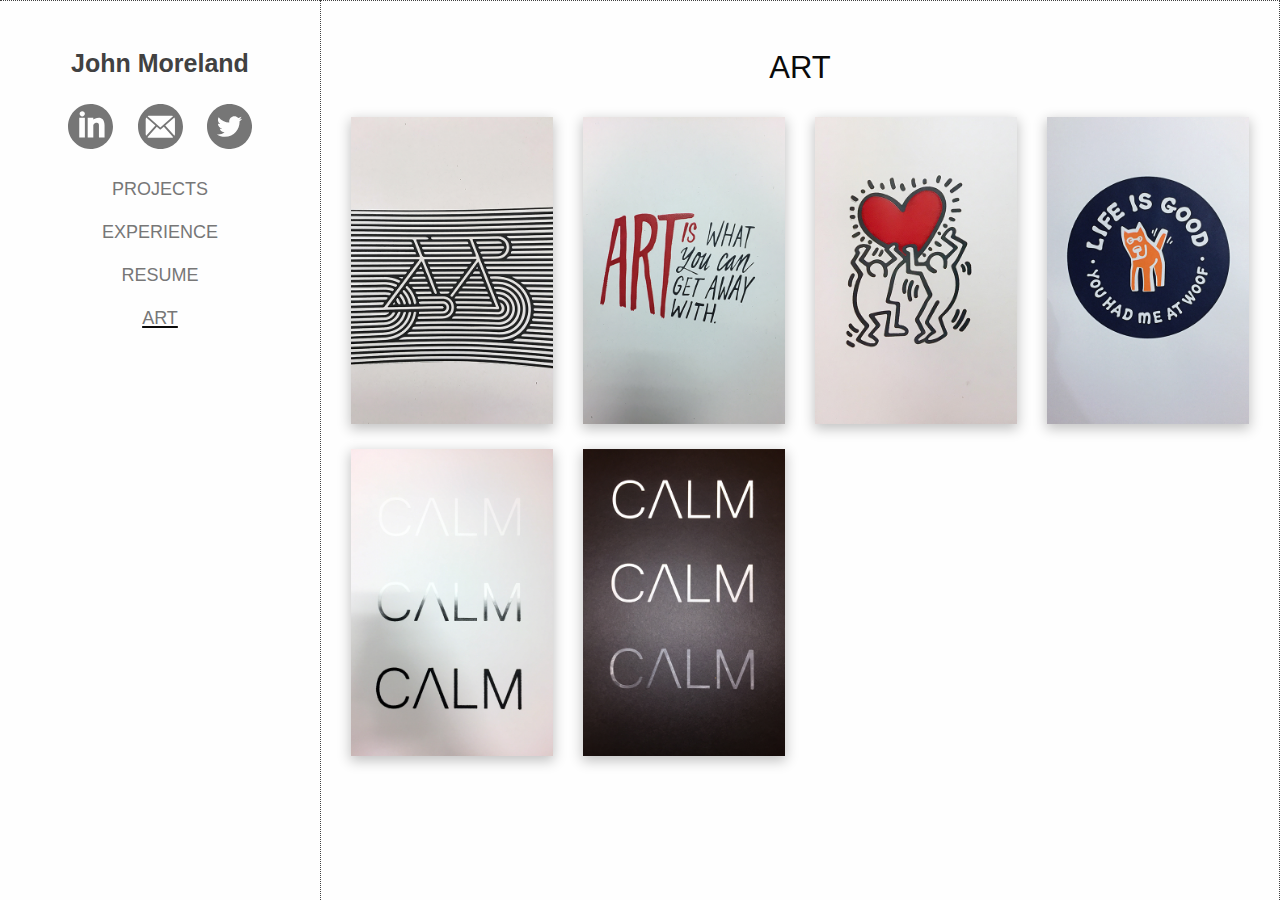
<file: art.html>
<!DOCTYPE html>
<html lang="en">
<head>
	<meta charset="UTF-8">

	<!-- If IE use the latest rendering engine -->
	<meta http-equiv="X-UA-Compatible" content="IE=edge">

	<!-- Set the page to the width of the device and set the zoom level -->
	<meta name="viewport" content="width = device-width, initial-scale = 1">
    <link rel="stylesheet" href="css/foundation.css" />
    <link rel="stylesheet" href="css/app.css" />

	<title>John Moreland</title>
</head>

<body>

<section id="wrapper row">
 	<!-- LEFT BAR -->
	<div id="leftbar" class="column small-12 large-3 text-center" >
		<div id="leftbar-content" class="row small-up-1 text-center">

			<!-- NAME -->
			<div id="name" class="column">
				<h4> <strong>John Moreland</strong></h4>
			</div>


			<!-- SOCIAL ICONS -->
			<div id="social" class="column">
				<a target="_blank" href="http://www.linkedin.com/in/jmore" >
					<img src="./img/social/linkedin.svg" class="social-ico">
				</a>
				<a target="_blank" href="mailto:jmoreland@outlook.com" >
					<img src="./img/social/mail.svg" class="social-ico">
				</a>
				<a target="_blank" href="https://twitter.com/john_moreland" >
					<img src="./img/social/twitter.svg" class="social-ico">
				</a>
			</div>

			<!-- NAVIGATION -->
			<div id="nav" class="column">
				<ul class=" menu vertical small-centered text-center navlist">
					<li class=""><a href='index.html' >	
						<h4 id="navtext">projects</h4></a></li>
					<li class=""><a href='experience.html'>			<h4 id="navtext">experience</h4></a></li>
					<li class=""><a target="_blank" href='resume.pdf'><h4 id="navtext">resume</h4></a></li>
					<li class="current"><a href=''>		
						<h4 id="navtext">art</h4></a></li>
				</ul>
			</div>

			<!-- PHOTO -->
			<div class="column small-hidden">
			</div>


		</div>
	</div> <!-- END of LEFT BAR-->

	<!-- CONTENT -->
	<div id="content" class="column small-12 large-9" >

		<!-- TITLE -->
		<div class="title row small-up-1">
			<div class="column text-center">
				<h3> ART </h3>
			</div>
		</div>

		<div class="row small-up-2 medium-up-4" data-equalizer data-equalize-by-row="true">

			<!-- BIKE -->
			<div class="column" data-equalizer-watch>
				<a >
					<div class="card">
						<img src="./img/screenprint/bike.jpg">
						<div class="card-section">
							<!-- <h5 class="text-center project-title"> </h5> -->
						</div>
					</div>
				</a>
			</div>

			<!-- ART -->
			<div class="column" data-equalizer-watch>
				<a >
					<div class="card">
						<img src="./img/screenprint/art.jpg">
						<div class="card-section">
							<!-- <h5 class="text-center project-title"> </h5> -->
						</div>
					</div>
				</a>
			</div>

			<!-- KEITH HARING -->
			<div class="column" data-equalizer-watch>
				<a >
					<div class="card">
						<img src="./img/screenprint/keithharing.jpg">
						<div class="card-section">
							<!-- <h5 class="text-center project-title"> </h5> -->
						</div>
					</div>
				</a>
			</div>

			<!-- LIFE IS GOOD -->
			<div class="column" data-equalizer-watch>
				<a >
					<div class="card">
						<img src="./img/screenprint/lifeisgood.jpg">
						<div class="card-section">
							<!-- <h5 class="text-center project-title"> </h5> -->
						</div>
					</div>
				</a>
			</div>

			<!-- CALM ON WHITE -->
			<div class="column" data-equalizer-watch>
				<a >
					<div class="card">
						<img src="./img/screenprint/calmonwhite.jpg">
						<div class="card-section">
							<!-- <h5 class="text-center project-title"> </h5> -->
						</div>
					</div>
				</a>
			</div>

			<!-- CALM ON BLACK -->
			<div class="column" data-equalizer-watch>
				<a >
					<div class="card">
						<img src="./img/screenprint/calmonblack.jpg">
						<div class="card-section">
							<!-- <h5 class="text-center project-title"> </h5> -->
						</div>
					</div>
				</a>
			</div>

		</div>
	</div><!-- END of CONTENT-->
</section>

    <script src="js/vendor/jquery.min.js"></script>
    <script src="js/vendor/what-input.min.js"></script>
    <script src="js/foundation.min.js"></script>
    <script src="js/app.js"></script>

    <!-- <script>
		  (function(i,s,o,g,r,a,m){i['GoogleAnalyticsObject']=r;i[r]=i[r]||function(){
		  (i[r].q=i[r].q||[]).push(arguments)},i[r].l=1*new Date();a=s.createElement(o),
		  m=s.getElementsByTagName(o)[0];a.async=1;a.src=g;m.parentNode.insertBefore(a,m)
		  })(window,document,'script','//www.google-analytics.com/analytics.js','ga');

		  ga('create', 'UA-72959606-1', 'auto');
		  ga('send', 'pageview');
		</script> -->
</body>
</html>
</file>
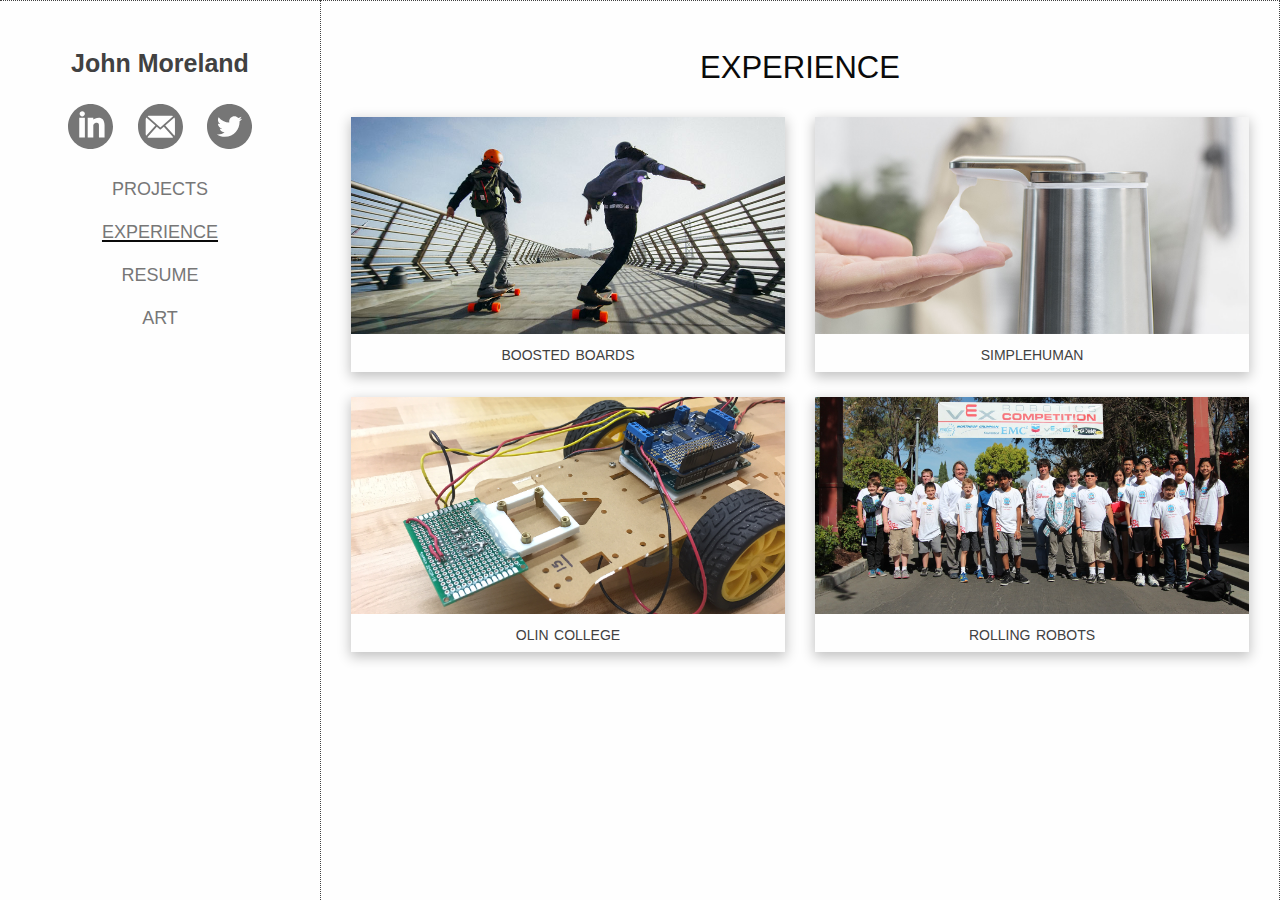
<file: experience.html>
<!DOCTYPE html>
<html lang="en">
<head>
	<meta charset="UTF-8">

	<!-- If IE use the latest rendering engine -->
	<meta http-equiv="X-UA-Compatible" content="IE=edge">

	<!-- Set the page to the width of the device and set the zoom level -->
	<meta name="viewport" content="width = device-width, initial-scale = 1">
    <link rel="stylesheet" href="css/foundation.css" />
    <link rel="stylesheet" href="css/app.css" />

	<title>John Moreland</title>
</head>

<body>

<section id="wrapper row">
 	<!-- LEFT BAR -->
	<div id="leftbar" class="column small-12 large-3 text-center" >
		<div id="leftbar-content" class="row small-up-1 text-center">

			<!-- NAME -->
			<div id="name" class="column">
				<h4> <strong>John Moreland</strong></h4>
			</div>


			<!-- SOCIAL ICONS -->
			<div id="social" class="column">
				<a target="_blank" href="http://www.linkedin.com/in/jmore" >
					<img src="./img/social/linkedin.svg" class="social-ico">
				</a>
				<a target="_blank" href="mailto:jmoreland@outlook.com" >
					<img src="./img/social/mail.svg" class="social-ico">
				</a>
				<a target="_blank" href="https://twitter.com/john_moreland" >
					<img src="./img/social/twitter.svg" class="social-ico">
				</a>
			</div>

			<!-- NAVIGATION -->
			<div id="nav" class="column">
				<ul class=" menu vertical small-centered text-center navlist">
					<li class=""><a href='index.html' >	
						<h4 id="navtext">projects</h4></a></li>
					<li class="current"><a href=''>					<h4 id="navtext">experience</h4></a></li>
					<li class=""><a target="_blank" href='resume.pdf'><h4 id="navtext">resume</h4></a></li>
					<li class=""><a href='art.html'>			
						<h4 id="navtext">art</h4></a></li>
				</ul>
			</div>

			<!-- PHOTO -->
			<div class="column small-hidden">
			</div>


		</div>
	</div> <!-- END of LEFT BAR-->

	<!-- CONTENT -->
	<div id="content" class="column small-12 large-9" >

		<!-- TITLE -->
		<div class="title row small-up-1">
			<div class="column text-center">
				<h3> EXPERIENCE </h3>
			</div>
		</div>

		<div class="row small-up-1 medium-up-2" data-equalizer data-equalize-by-row="true">

			<!-- BOOSTED -->
			<div class="column" data-equalizer-watch>
				<a href="http://boostedboards.com" target="_blank">
					<div class="card">
						<img src="./img/experience/boostedsplash.png">
						<div class="card-section">
							<h5 class="text-center project-title">boosted boards</h5>
						</div>
					</div>
				</a>
			</div>

			<!-- simplehuman -->
			<div class="column" data-equalizer-watch>
				<a href="http://simplehuman.com" target="_blank">
					<div class="card">
						<img src="./img/experience/simplehumansplash.png">
						<div class="card-section">
							<h5 class="text-center project-title">simplehuman</h5>
						</div>
					</div>
				</a>
			</div>

			<!-- OLIN -->
			<div class="column" data-equalizer-watch>
				<a href="http://www.olin.edu" target="_blank">
					<div class="card">
						<img src="./img/experience/olinsplashlol.png">
						<div class="card-section">
							<h5 class="text-center project-title">olin college</h5>
						</div>
					</div>
				</a>
			</div>

			<!-- ROLLING ROBOTS -->
			<div class="column" data-equalizer-watch>
				<a href="http://rollingrobots.com" target="_blank">
					<div class="card">
						<img src="./img/experience/rrsplash.png">
						<div class="card-section">
							<h5 class="text-center project-title">rolling robots</h5>
						</div>
					</div>
				</a>
			</div>

		</div>
	</div><!-- END of CONTENT-->
</section>

    <script src="js/vendor/jquery.min.js"></script>
    <script src="js/vendor/what-input.min.js"></script>
    <script src="js/foundation.min.js"></script>
    <script src="js/app.js"></script>

    <!-- <script>
		  (function(i,s,o,g,r,a,m){i['GoogleAnalyticsObject']=r;i[r]=i[r]||function(){
		  (i[r].q=i[r].q||[]).push(arguments)},i[r].l=1*new Date();a=s.createElement(o),
		  m=s.getElementsByTagName(o)[0];a.async=1;a.src=g;m.parentNode.insertBefore(a,m)
		  })(window,document,'script','//www.google-analytics.com/analytics.js','ga');

		  ga('create', 'UA-72959606-1', 'auto');
		  ga('send', 'pageview');
		</script> -->
</body>
</html>
</file>
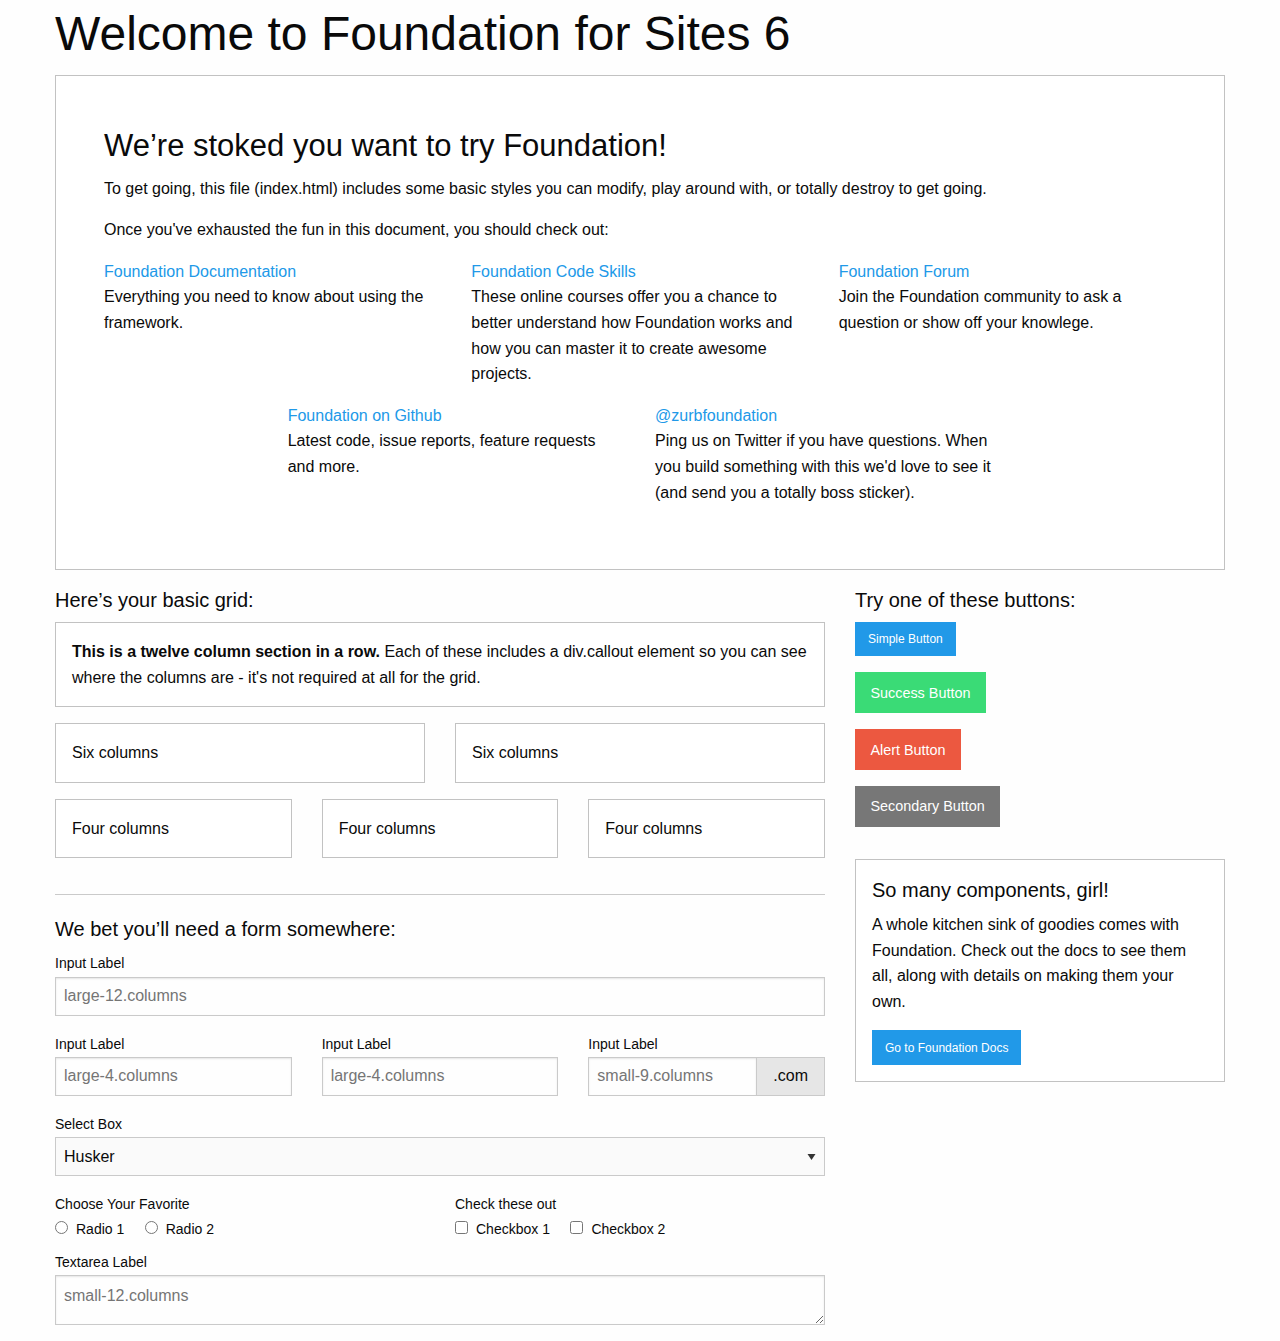
<file: Foundation.html>
<!doctype html>
<html class="no-js" lang="en">
  <head>
    <meta charset="utf-8" />
    <meta http-equiv="x-ua-compatible" content="ie=edge">
    <meta name="viewport" content="width=device-width, initial-scale=1.0" />
    <title>Foundation | Welcome</title>
    <link rel="stylesheet" href="css/foundation.css" />
    <link rel="stylesheet" href="css/app.css" />
  </head>
  <body>

    <div class="row">
      <div class="large-12 columns">
        <h1>Welcome to Foundation for Sites 6</h1>
      </div>
    </div>

    <div class="row">
      <div class="large-12 columns">
        <div class="callout large">
          <h3>We&rsquo;re stoked you want to try Foundation! </h3>
          <p>To get going, this file (index.html) includes some basic styles you can modify, play around with, or totally destroy to get going.</p>
          <p>Once you've exhausted the fun in this document, you should check out:</p>
          <div class="row">
            <div class="large-4 medium-4 columns">
              <p><a href="http://foundation.zurb.com/sites/docs/">Foundation Documentation</a><br />Everything you need to know about using the framework.</p>
            </div>
            <div class="large-4 medium-4 columns">
              <p><a href="http://zurb.com/university/code-skills">Foundation Code Skills</a><br />These online courses offer you a chance to better understand how Foundation works and how you can master it to create awesome projects.</p>
            </div>
            <div class="large-4 medium-4 columns">
              <p><a href="http://foundation.zurb.com/forum">Foundation Forum</a><br />Join the Foundation community to ask a question or show off your knowlege.</p>
            </div>
          </div>
          <div class="row">
            <div class="large-4 medium-4 medium-push-2 columns">
              <p><a href="http://github.com/zurb/foundation">Foundation on Github</a><br />Latest code, issue reports, feature requests and more.</p>
            </div>
            <div class="large-4 medium-4 medium-pull-2 columns">
              <p><a href="https://twitter.com/ZURBfoundation">@zurbfoundation</a><br />Ping us on Twitter if you have questions. When you build something with this we'd love to see it (and send you a totally boss sticker).</p>
            </div>
          </div>
        </div>
      </div>
    </div>

    <div class="row">
      <div class="large-8 medium-8 columns">
        <h5>Here&rsquo;s your basic grid:</h5>
        <!-- Grid Example -->

        <div class="row">
          <div class="large-12 columns">
            <div class="callout ">
              <p><strong>This is a twelve column section in a row.</strong> Each of these includes a div.callout element so you can see where the columns are - it's not required at all for the grid.</p>
            </div>
          </div>
        </div>
        <div class="row">
          <div class="large-6 medium-6 columns">
            <div class="callout">
              <p>Six columns</p>
            </div>
          </div>
          <div class="large-6 medium-6 columns">
            <div class="callout">
              <p>Six columns</p>
            </div>
          </div>
        </div>
        <div class="row">
          <div class="large-4 medium-4 small-4 columns">
            <div class="callout">
              <p>Four columns</p>
            </div>
          </div>
          <div class="large-4 medium-4 small-4 columns">
            <div class="callout">
              <p>Four columns</p>
            </div>
          </div>
          <div class="large-4 medium-4 small-4 columns">
            <div class="callout">
              <p>Four columns</p>
            </div>
          </div>
        </div>

        <hr />

        <h5>We bet you&rsquo;ll need a form somewhere:</h5>
        <form>
          <div class="row">
            <div class="large-12 columns">
              <label>Input Label</label>
              <input type="text" placeholder="large-12.columns" />
            </div>
          </div>
          <div class="row">
            <div class="large-4 medium-4 columns">
              <label>Input Label</label>
              <input type="text" placeholder="large-4.columns" />
            </div>
            <div class="large-4 medium-4 columns">
              <label>Input Label</label>
              <input type="text" placeholder="large-4.columns" />
            </div>
            <div class="large-4 medium-4 columns">
              <label>Input Label</label>
              <div class="input-group">
                <input type="text" placeholder="small-9.columns" class="input-group-field" />
                <span class="input-group-label">.com</span>
              </div>
            </div>
          </div>
          <div class="row">
            <div class="large-12 columns">
              <label>Select Box</label>
              <select>
                <option value="husker">Husker</option>
                <option value="starbuck">Starbuck</option>
                <option value="hotdog">Hot Dog</option>
                <option value="apollo">Apollo</option>
              </select>
            </div>
          </div>
          <div class="row">
            <div class="large-6 medium-6 columns">
              <label>Choose Your Favorite</label>
              <input type="radio" name="pokemon" value="Red" id="pokemonRed"><label for="pokemonRed">Radio 1</label>
              <input type="radio" name="pokemon" value="Blue" id="pokemonBlue"><label for="pokemonBlue">Radio 2</label>
            </div>
            <div class="large-6 medium-6 columns">
              <label>Check these out</label>
              <input id="checkbox1" type="checkbox"><label for="checkbox1">Checkbox 1</label>
              <input id="checkbox2" type="checkbox"><label for="checkbox2">Checkbox 2</label>
            </div>
          </div>
          <div class="row">
            <div class="large-12 columns">
              <label>Textarea Label</label>
              <textarea placeholder="small-12.columns"></textarea>
            </div>
          </div>
        </form>
      </div>

      <div class="large-4 medium-4 columns">
        <h5>Try one of these buttons:</h5>
        <p><a href="#" class="small button">Simple Button</a><br/>
        <a href="#" class="medium success button">Success Button</a><br/>
        <a href="#" class="medium alert button">Alert Button</a><br/>
        <a href="#" class="medium secondary button">Secondary Button</a></p>
        <div class="callout">
          <h5>So many components, girl!</h5>
          <p>A whole kitchen sink of goodies comes with Foundation. Check out the docs to see them all, along with details on making them your own.</p>
          <a href="http://foundation.zurb.com/docs/" class="small button">Go to Foundation Docs</a>
        </div>
      </div>
    </div>

    <script src="js/vendor/jquery.min.js"></script>
    <script src="js/vendor/what-input.min.js"></script>
    <script src="js/foundation.min.js"></script>
    <script src="js/app.js"></script>
  </body>
</html>
</file>
<file: css/app.css>
/********************
		GENERAL
********************/
.wrapper{
	width:80%;
	max-width:1680px;
	margin:0 auto;
	font-weight:200;
}

.debug{
	background-color:red;
}

.reveal{
	border-radius:5px;
}

.card{
	/*border-radius:5px;*/
}

/********************
			LEFT BAR
********************/
#leftbar{
	/*height:100vh;*/
	/*position: fixed;*/
	border-top: #414141 1px dotted;
	min-height: 50vh;
}

#leftbar-content{
	text-align: center;
}

#name{
	margin-top: 5vh;
	color:#414141;
}

#social{
	margin-top: 15px;
	margin-bottom: 20px;
}

.social-ico{
	width:5%;
	min-width:65px;
	height:auto;
	padding-left:10px;
	padding-right:10px;
}

.social-ico:hover{
	transform:scale(1.05,1.05);
}

#nav{
	/*margin-top:10vh;*/
}

.navlist{
	display:inline-block;
	max-width: 100%;
}

#navtext{
	font-variant: small-caps;
	list-style-type:none;
}


.menu > li:not(.menu-text) > a{
	color:#777;
	padding:0;
}

#navtext a:hover{
	color:grey;
}

.current{
	text-decoration: underline;;
}

/********************
			CONTENT
********************/

#content{
	/*background:blue;*/
	min-height:100vh;
	padding-top: 5vh;
	border: #414141 1px dotted;
	border-bottom:none;
}

.title{
	padding-bottom: 20px;
}

.card{
	/*border: 1px solid #414141;*/
	margin-bottom:25px;
	-webkit-box-shadow: 0px 4px 12px 1px rgba(0,0,0,0.24);
	-moz-box-shadow: 0px 4px 12px 1px rgba(0,0,0,0.24);
	box-shadow: 0px 4px 12px 1px rgba(0,0,0,0.24);
	transition:ease-in-out .1s;
}

.card:hover{

	-webkit-box-shadow: 0px 4px 12px 1px rgba(23,121,186,0.52);
	-moz-box-shadow: 0px 4px 12px 1px rgba(23,121,186,0.52);
	box-shadow: 0px 4px 12px 1px rgba(23,121,186,0.52);
}

.project-title{
	padding-top:5px;
	padding-bottom: 5px;
	color:#414141;
	font-variant: small-caps;
}

.project-text{
	position: relative;
	top: 50%;
	transform: translateY(50%);
}
</file>
